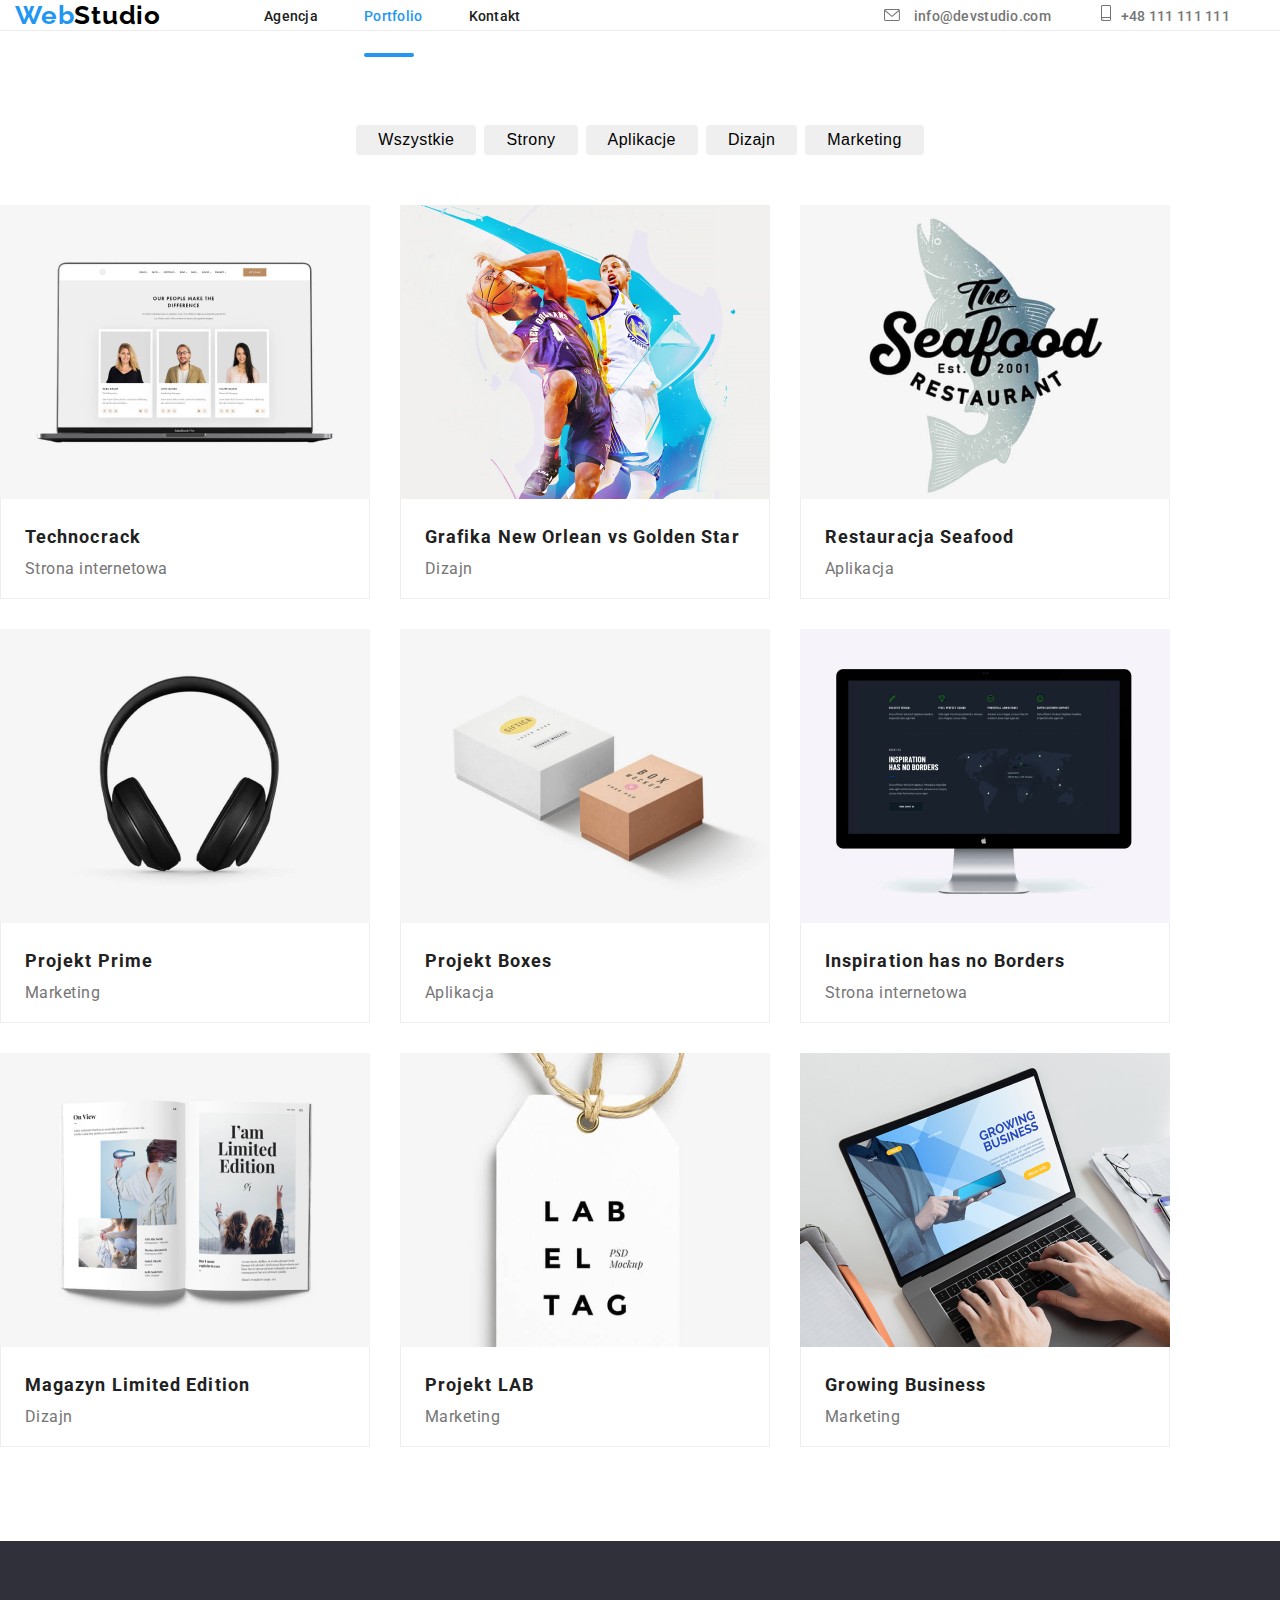
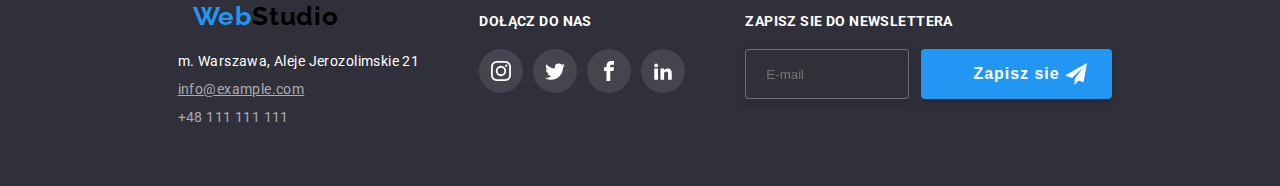
<file: pordfolio.html>
<!DOCTYPE html>
<html lang="pl">
  <head>
    <meta charset="UTF-8" />
    <meta http-equiv="X-UA-Compatible" content="IE=edge" />
    <meta name="viewport" content="width=device-width, initial-scale=1.0" />
    <title>Pordfolio</title>
    
    <link rel="preconnect" href="https://fonts.googleapis.com" />
    <link rel="preconnect" href="https://fonts.gstatic.com" crossorigin />
    <link
      href="https://fonts.googleapis.com/css2?family=Montserrat:ital,wght@0,700;1,400&family=Raleway:wght@700&family=Roboto:wght@400;500;700;900&display=swap"
      rel="stylesheet" />
      <link rel="stylesheet" href="./css/main.min.css" />
  </head>

  <body>
    <header class="header">

      <a class="logo" href="index.html"><span class="logo--blue">Web</span>Studio</a>
      <nav >
          <ul class="navigation">
              <li><a class="navigation__link" href="index.html">Agencja</a></li>
              <li><a class="navigation__link navigation--color navigation__link--bar" href="./pordfolio.html">Portfolio</a></li>
              <li><a class="navigation__link navigation__link--end" >Kontakt</a></li>
          </ul>
      </nav>
      <div class="navigation">
          <div> 
              <a class="navigation__contact" href="mailto=info@devstudio.com"> 
                  <svg class="navigation__svg"
                      width="16px" height="12px">
                      <use href="./images/icons.svg#icon-envelope-1"></use>
                  </svg> info@devstudio.com</a>
          </div>
          <div>

              <a class="navigation__contact  navigation__contact--end">
                   <svg class="navigation__svg" width="10px" height="16px">
                      <use href="./images/icons.svg#icon-smartphone"></use>
                  </svg>+48 111 111 111</a>
                  
          </div>
      

  </header>
    <main class="containery section">
      <div>
        <div class="button__box">
          <button class="button" type="button">Wszystkie</button>
          <button class="button" type="button">Strony</button>
          <button class="button" type="button">Aplikacje</button>
          <button class="button" type="button">Dizajn</button>
          <button class="button button--end" type="button">Marketing</button>
        </div>
        <article class="projects">
          <div class="projects__box">
            <div class="projects__img">
              <img
                src=" images/imgpordfolio(1).jpg"
                alt="Uruchomiony laptop z wyswietloną stroną internetową "
                width="370"
                height="294" />
              <div class="projects__overlay">
                <span>
                  Technocrack jest popularną platformą wykorzystywaną do
                  rozpowszechniania koronawirusa. Firmy wykorzystują tę
                  platformę do celów szpiegowskich i ataków na niezabezpieczone
                  serwery konkurencji
                </span>
              </div>
            </div>
            <div class="projects__text-box">
              <span class="projects__title"> Technocrack </span>
              <span class="projects__coment"> Strona internetowa </span>
            </div>
          </div>
          <div class="projects__box">
            <div class="projects__img">
              <img
                src=" images/imgpordfolio(2).jpg"
                alt="Koszykarze w grze"
                width="370"
                height="294" />
              <div class="projects__overlay">
                <span>
                  Technocrack jest popularną platformą wykorzystywaną do
                  rozpowszechniania koronawirusa. Firmy wykorzystują tę
                  platformę do celów szpiegowskich i ataków na niezabezpieczone
                  serwery konkurencji
                </span>
              </div>
            </div>
            <div class="projects__text-box">
              <span class="projects__title"
                >Grafika New Orlean vs Golden Star</span
              >
              <span class="projects__coment">Dizajn</span>
            </div>
          </div>
          <div class="projects__box">
            <div class="projects__img">
              <img
                src="images/imgpordfolio(3).jpg"
                alt="Logo"
                width="370"
                height="294" />
              <div class="projects__overlay">
                <span>
                  Technocrack jest popularną platformą wykorzystywaną do
                  rozpowszechniania koronawirusa. Firmy wykorzystują tę
                  platformę do celów szpiegowskich i ataków na niezabezpieczone
                  serwery konkurencji
                </span>
              </div>
            </div>
            <div class="projects__text-box">
              <span class="projects__title"> Restauracja Seafood </span>
              <span class="projects__coment">Aplikacja</span>
            </div>
          </div>
          <div class="projects__box">
            <div class="projects__img">
              <img
                src="images/imgpordfolio(4).jpg"
                alt="Słuchawki nauszne"
                width="370"
                height="294" />
              <div class="projects__overlay">
                <span>
                  Technocrack jest popularną platformą wykorzystywaną do
                  rozpowszechniania koronawirusa. Firmy wykorzystują tę
                  platformę do celów szpiegowskich i ataków na niezabezpieczone
                  serwery konkurencji
                </span>
              </div>
            </div>
            <div class="projects__text-box">
              <span class="projects__title"> Projekt Prime </span>
              <span class="projects__coment">Marketing</span>
            </div>
          </div>
          <div class="projects__box">
            <div class="projects__img">
              <img
                src="images/imgpordfolio(5).jpg"
                alt="Projekty pudełek"
                width="370"
                height="294" />
              <div class="projects__overlay">
                <span>
                  Technocrack jest popularną platformą wykorzystywaną do
                  rozpowszechniania koronawirusa. Firmy wykorzystują tę
                  platformę do celów szpiegowskich i ataków na niezabezpieczone
                  serwery konkurencji
                </span>
              </div>
            </div>
            <div class="projects__text-box">
              <span class="projects__title"> Projekt Boxes </span>
              <span class="projects__coment"> Aplikacja </span>
            </div>
          </div>
          <div class="projects__box">
            <div class="projects__img">
              <img
                src="images/imgpordfolio(6).jpg"
                alt="monitor z wyswietloną stroną internetową "
                width="370"
                height="294" />
              <div class="projects__overlay">
                <span>
                  Technocrack jest popularną platformą wykorzystywaną do
                  rozpowszechniania koronawirusa. Firmy wykorzystują tę
                  platformę do celów szpiegowskich i ataków na niezabezpieczone
                  serwery konkurencji
                </span>
              </div>
            </div>
            <div class="projects__text-box">
              <span class="projects__title"> Inspiration has no Borders </span>
              <span class="projects__coment">Strona internetowa</span>
            </div>
          </div>
          <div class="projects__box">
            <div class="projects__img">
              <img
                src="images/imgpordfolio(7).jpg"
                alt=" otwarty magazyn pisemko"
                width="370"
                height="294" />
              <div class="projects__overlay">
                <span>
                  Technocrack jest popularną platformą wykorzystywaną do
                  rozpowszechniania koronawirusa. Firmy wykorzystują tę
                  platformę do celów szpiegowskich i ataków na niezabezpieczone
                  serwery konkurencji
                </span>
              </div>
            </div>
            <div class="projects__text-box">
              <span class="projects__title"> Magazyn Limited Edition </span>
              <span class="projects__coment">Dizajn</span>
            </div>
          </div>
          <div class="projects__box">
            <div class="projects__img">
              <img
                src="images/imgpordfolio(8).jpg"
                alt="przykładowy projekt zawieszki"
                width="370"
                height="294" />
              <div class="projects__overlay">
                <span>
                  Technocrack jest popularną platformą wykorzystywaną do
                  rozpowszechniania koronawirusa. Firmy wykorzystują tę
                  platformę do celów szpiegowskich i ataków na niezabezpieczone
                  serwery konkurencji
                </span>
              </div>
            </div>
            <div class="projects__text-box">
              <span class="projects__title"> Projekt LAB </span>
              <span class="projects__coment"> Marketing </span>
            </div>
          </div>
          <div class="projects__box">
            <div class="projects__img">
              <img
                src="images/imgpordfolio(9).jpg"
                alt=""
                width="370"
                height="294" />
              <div class="projects__overlay">
                <span>
                  Technocrack jest popularną platformą wykorzystywaną do
                  rozpowszechniania koronawirusa. Firmy wykorzystują tę
                  platformę do celów szpiegowskich i ataków na niezabezpieczone
                  serwery konkurencji
                </span>
              </div>
            </div>
            <div class="projects__text-box">
              <span class="projects__title"> Growing Business </span>
              <span class="projects__coment"> Marketing </span>
            </div>
          </div>
        </article>
      </div>
    </main>
    <footer class="footer">
      <div>
        <a class="logo" href="index.html"
          ><span class="logo--blue">Web</span>Studio</a >
        <ul class=" contact-list">
          <li>
            <a class="contact-list__adres">m. Warszawa, Aleje Jerozolimskie 21</a>
          </li>

          <li class="contact-list__between">
            <a class="contact-list__tel-email "
              href=" mailto=info@devstudio.com">info@example.com</a>
          </li>

          <li>
            <a class="contact-list__tel-email contact-list--decoration-not" href="+48 111 111 111"
              >+48 111 111 111</a
            >
          </li>
        </ul>
      </div>
      <div>
      
        <span class="footer__title">Dołącz do nas</span>
        <div class="media">
          <a class="media__icon"
            ><svg >
              <use
                href="./images/icons.svg#icon-instagram"
                width="20px"
                height="20px"
                x="12px"
                y="12px"></use>
            </svg>
          </a>
          <a class="media__icon"
            ><svg >
              <use
                href="./images/icons.svg#icon-twitter"
                width="20px"
                height="20px"
                x="12px"
                y="12px"></use>
            </svg>
          </a>
          <a class="media__icon"
            ><svg >
              <use
                href="./images/icons.svg#icon-facebook"
                width="20px"
                height="20px"
                x="12px"
                y="12px"></use>
            </svg>
          </a>

          <a class="media__icon"
            ><svg >
              <use
                href="./images/icons.svg#icon-linkedin2"
                width="20px"
                height="20px"
                x="12px"
                y="12px"></use>
            </svg>
          </a>
        </div>
      </div>
    <div><label for="E-mail-newsletter">
        <span class="footer__title">zapisz sie do newslettera</span>
      
          <form class="newsletter">
            <input type="email" name="E-mail-newsletter" id="E-mail-newsletter" placeholder="E-mail" class="newsletter__bar" />
            <button class="newsletter__button" type="submit">
               Zapisz sie <svg  class="newsletter__svg" width="22px"
                  height="24px" > <use href="./images/icons.svg#icon-News"></use></svg> 
            </button>
          </form>
      </label>
      </div>
     
    </footer>
   
  </body>
</html>
</file>
<file: css/main.min.css>
.header{border-bottom:1px solid #ececec;display:-webkit-box;display:-ms-flexbox;display:flex;-webkit-box-pack:center;-ms-flex-pack:center;justify-content:center;-webkit-box-align:center;-ms-flex-align:center;align-items:center;background-color:#fff}.logo{font-weight:700;font-size:26px;line-height:1,19230769;letter-spacing:.03em;text-decoration:none;margin:auto;margin-left:15px;text-align:left;font-family:"Raleway";color:#000}.logo:hover{color:#2196f3}.logo .logo--blue{color:#2196f3}.navigation{display:-webkit-box;display:-ms-flexbox;display:flex;-webkit-box-pack:center;-ms-flex-pack:center;justify-content:center;-webkit-box-align:center;-ms-flex-align:center;align-items:center;max-width:1600px}.navigation .navigation__flex{display:-webkit-box;display:-ms-flexbox;display:flex;-ms-flex-wrap:wrap;flex-wrap:wrap}.navigation .navigation__link{font-weight:500;font-size:14px;line-height:1,1;letter-spacing:.02em;text-decoration:none;padding-right:46px;color:#212121}.navigation .navigation__link:hover{color:#2196f3}.navigation .navigation__link:focus{color:#2196f3}.navigation .navigation__link--end{margin-right:364px;padding-right:0px}.navigation .navigation__link--bar{position:relative}.navigation .navigation__link--bar::after{content:"";position:absolute;display:block;top:45px;width:100%;bottom:-30.5px;border-radius:2px;max-width:50px;height:4px;background-color:#2196f3}.navigation .navigation--color{color:#2196f3}.navigation .navigation--color:focus{color:#2196f3}.navigation .navigation__contact{font-weight:500;color:#757575;font-size:14px;line-height:1,1;letter-spacing:.02em;text-decoration:none;padding-right:50px}.navigation .navigation__contact .navigation__contact--end{padding-right:0px}.navigation .navigation__contact:hover{color:#2196f3;fill:#2196f3}.navigation .navigation__contact:focus{color:#2196f3;fill:#2196f3}.navigation .navigation__svg{margin-right:10px;fill:#757575}.navigation-nav{-webkit-box-flex:1;-ms-flex:auto;flex:auto}.position{position:absolute}.wallpaper{display:-webkit-box;display:-ms-flexbox;display:flex;background-color:#2f303a;padding-top:200px;padding-bottom:200px;margin:auto;-webkit-box-orient:vertical;-webkit-box-direction:normal;-ms-flex-direction:column;flex-direction:column;background-image:-webkit-gradient(linear, left top, left bottom, from(rgba(47, 48, 58, 0.4)), to(rgba(47, 48, 58, 0.4))),url(../images/teamimg.jpg);background-image:linear-gradient(rgba(47, 48, 58, 0.4), rgba(47, 48, 58, 0.4)),url(../images/teamimg.jpg);max-width:1600px;height:600px}.wallpaper .wallpaper__button{font-weight:700;font-size:16px;line-height:1,875;display:-webkit-box;display:-ms-flexbox;display:flex;letter-spacing:.06em;-webkit-box-shadow:0px 4px 4px rgba(0,0,0,.15);box-shadow:0px 4px 4px rgba(0,0,0,.15);border-radius:4px;border:none;padding:15px 45px 15px 45px;margin:auto;color:#fff;background:#2196f3}.wallpaper .wallpaper__button:focus{color:#212121}.wallpaper .wallpaper__title{font-weight:900;font-size:44px;line-height:1,36363636;text-align:center;letter-spacing:.06em;text-transform:uppercase;color:#fff;padding-bottom:30px;color:#fff}.containery{display:-webkit-box;display:-ms-flexbox;display:flex;margin:auto;max-width:1600px;gap:30px;padding-top:94px;padding-bottom:0px}.containery .containery__svg{border-radius:4px;display:-webkit-box;display:-ms-flexbox;display:flex;margin-bottom:30px;background:#efeff0;margin:0 auto;width:270px;height:120px}.containery .containery__text{font-size:16px;text-align:center;line-height:1,8;letter-spacing:.03em;color:#838282}.containery .containery__title{font-weight:700;width:350px;font-size:14px;line-height:1,4;letter-spacing:.03em;text-transform:uppercase}.section{padding-top:94px;padding-bottom:94px}.section .section__title{font-weight:700;font-size:36px;line-height:1,6;text-align:center;letter-spacing:.03em;color:#212121}.section .section__title-1{font-weight:700;font-size:36px;line-height:1,6;text-align:center;letter-spacing:.03em;color:#212121}.section--background-color{background:#f5f4fa}@media screen and (max-width: 480px){.section__title-1{display:none}}.flex-box{display:-webkit-box;display:-ms-flexbox;display:flex;-ms-flex-wrap:wrap;flex-wrap:wrap;gap:30px;-webkit-box-pack:center;-ms-flex-pack:center;justify-content:center}.flex-box-1{display:-webkit-box;display:-ms-flexbox;display:flex;-ms-flex-wrap:wrap;flex-wrap:wrap;gap:30px;-webkit-box-pack:center;-ms-flex-pack:center;justify-content:center}.box-svg{width:350px}.type-work{position:relative}.type-work .type-work__text{position:absolute;width:370px;height:70px;top:225px;left:0px;background-color:rgba(47,48,58,.8);color:#fff;font-family:"Roboto";font-style:normal;font-weight:700;font-size:14px;line-height:16px;text-align:center;text-transform:uppercase;padding-top:27px}@media screen and (max-width: 480px){.type-work{display:none}}.person{display:-webkit-box;display:-ms-flexbox;display:flex;-webkit-box-orient:vertical;-webkit-box-direction:normal;-ms-flex-direction:column;flex-direction:column;-webkit-box-pack:center;-ms-flex-pack:center;justify-content:center;-webkit-box-align:center;-ms-flex-align:center;align-items:center;padding-top:20px;padding-bottom:20px}.person__card{background:#fff;-webkit-box-shadow:0px 1px 3px rgba(0,0,0,.12),0px 1px 1px rgba(0,0,0,.14),0px 2px 1px rgba(0,0,0,.2);box-shadow:0px 1px 3px rgba(0,0,0,.12),0px 1px 1px rgba(0,0,0,.14),0px 2px 1px rgba(0,0,0,.2);border-radius:0px 0px 4px 4px}.person .person__job-position{color:#757575;font-size:16px;line-height:1,1875;text-align:center;letter-spacing:.03em;margin-top:10px}.person .person__name{color:#212121;font-weight:500;font-size:16px;line-height:1,1875;text-align:center;letter-spacing:.03em}.person-media{display:-webkit-box;display:-ms-flexbox;display:flex;gap:10px;margin-top:16px}.person-media .person-media__icon{display:-webkit-inline-box;display:-ms-inline-flexbox;display:inline-flex;fill:#afb1b8;height:44px;width:44px;border-radius:50%;background-size:contain;background-position:center;background-repeat:no-repeat;background-color:#fff}.person-media .person-media__icon:hover{background-color:#2196f3;fill:#fff;cursor:pointer;height:44px;width:44px;border-radius:50%;background-size:contain;background-position:center;background-repeat:no-repeat}.client{display:-webkit-box;display:-ms-flexbox;display:flex;-ms-flex-wrap:wrap;flex-wrap:wrap;gap:30px;-webkit-box-pack:center;-ms-flex-pack:center;justify-content:center;margin:15px}.client .client__logo{padding-top:17.71px;padding-bottom:14.25px;padding-right:32px;padding-left:32px;border:1px solid #afb1b8;border-radius:4px;fill:#afb1b8;display:block}.client .client__logo:hover{cursor:pointer;border-color:#2196f3;fill:#2196f3}.client .client__list{display:-webkit-inline-box;display:-ms-inline-flexbox;display:inline-flex;-ms-flex-wrap:wrap;flex-wrap:wrap;gap:30px;list-style:none}.button{font-weight:500;font-size:16px;line-height:1,625;text-align:center;letter-spacing:.03em;cursor:pointer;padding:6px 22px 6px 22px;border-radius:4px;border:none;margin-right:8px}.button__box{display:-webkit-box;display:-ms-flexbox;display:flex;-webkit-box-pack:center;-ms-flex-pack:center;justify-content:center}.button--end{margin-right:0px}.button:hover{color:#fff;background:#2196f3}.button:focus{color:#2196f3}.projects{display:-webkit-box;display:-ms-flexbox;display:flex;-ms-flex-wrap:wrap;flex-wrap:wrap;gap:30px;padding-top:50px}.projects .projects__box{background:#fff}.projects .projects__box:hover{cursor:pointer;-webkit-box-shadow:0px 1px 1px rgba(0,0,0,.12),0px 4px 4px rgba(0,0,0,.06),1px 4px 6px rgba(0,0,0,.16);box-shadow:0px 1px 1px rgba(0,0,0,.12),0px 4px 4px rgba(0,0,0,.06),1px 4px 6px rgba(0,0,0,.16)}.projects .projects__img{position:relative;width:370px;height:294px;overflow:hidden}.projects .projects__overlay{background:rgba(33,150,243,.9);color:#fff;width:100%;height:100%;display:-webkit-box;display:-ms-flexbox;display:flex;-webkit-box-align:center;-ms-flex-align:center;align-items:center;padding-left:24px;padding-right:45px;font-family:"Roboto";font-style:normal;font-weight:400;font-size:18px;line-height:28px;letter-spacing:.03em;position:absolute;-webkit-transform:translateY(0%);transform:translateY(0%);-webkit-transition:-webkit-transform .5s;transition:-webkit-transform .5s;transition:transform .5s;transition:transform .5s, -webkit-transform .5s}.projects .projects__text-box{display:-webkit-box;display:-ms-flexbox;display:flex;padding-top:20px;padding-bottom:20px;padding-left:24px;padding-right:24px;border-left:1px solid #eee;border-right:1px solid #eee;border-bottom:1px solid #eee;display:block}.projects .projects__title{font-weight:700;display:block;font-size:18px;line-height:2;letter-spacing:.06em;padding-bottom:4px}.projects .projects__coment{font-size:16px;line-height:1,875;letter-spacing:.03em;color:#757575}.projects__img:hover .projects__overlay{-webkit-transform:translateY(-100%);transform:translateY(-100%)}.footer{padding-left:10px;-ms-flex-wrap:wrap;flex-wrap:wrap;display:-webkit-box;display:-ms-flexbox;display:flex;gap:60px;background:#2f303a;-webkit-box-pack:center;-ms-flex-pack:center;justify-content:center;padding-top:60px;padding-bottom:60px}.footer .footer__title{padding-bottom:20px;padding-top:12px;font-weight:700;font-size:14px;line-height:16px;letter-spacing:.03em;text-transform:uppercase;color:#fff;display:block;-webkit-box-pack:center;-ms-flex-pack:center;justify-content:center;text-align:center}@media screen and (min-width: 768px){.footer .footer__title{text-align:left}}.contact-list{margin-top:20px}.contact-list .contact-list__adres{font-size:14px;line-height:1,71428571;letter-spacing:.03em;text-decoration:none;color:#fff}.contact-list .contact-list__adres:focus{color:#2196f3}.contact-list .contact-list__adres:hover{color:#2196f3}.contact-list .contact-list__between{padding-top:9px;padding-bottom:9px}.contact-list .contact-list__tel-email{font-weight:400;font-size:14px;line-height:1,71428571;letter-spacing:.03em;color:rgba(255,255,255,.6)}.contact-list .contact-list__tel-email:focus{color:#2196f3}.contact-list .contact-list__tel-email:hover{color:#2196f3}.contact-list .contact-list--decoration-not{text-decoration:none}.media{display:-webkit-inline-box;display:-ms-inline-flexbox;display:inline-flex;gap:10px;justify-items:center}.media .media__icon{display:-webkit-inline-box;display:-ms-inline-flexbox;display:inline-flex;height:44px;width:44px;border-radius:50%;background-size:contain;background-position:center;background-repeat:no-repeat;fill:#fff;background-color:rgba(255,255,255,.1)}.media .media__icon:hover{cursor:pointer;height:44px;width:44px;border-radius:50%;background-size:contain;background-position:center;background-repeat:no-repeat;background-color:#2196f3;fill:#fff}.newsletter{display:-webkit-box;display:-ms-flexbox;display:flex}.newsletter .newsletter__button{width:100%;max-width:200px;height:auto;padding:10px 35px;background:#2196f3;color:#fff;-webkit-box-shadow:0px 4px 4px rgba(0,0,0,.15);box-shadow:0px 4px 4px rgba(0,0,0,.15);border-radius:4px;border:none;display:block;position:relative;font-weight:700;font-size:16px;line-height:30px;letter-spacing:.06em;margin:auto}.newsletter .newsletter__svg{position:absolute;top:13px;right:25px;display:block;fill:#fff}.newsletter .newsletter__bar{max-width:358px;width:100%;height:50px;border:1px solid rgba(255,255,255,.3);-webkit-filter:drop-shadow(0px 4px 4px rgba(0, 0, 0, 0.15));filter:drop-shadow(0px 4px 4px rgba(0, 0, 0, 0.15));border-radius:4px;padding-left:20px;margin-right:12px;background:#2f303a}.backdrop{width:100%;background-color:rgba(0,0,0,.5);height:100%;position:fixed;top:0px;left:0px;-webkit-transition:opacity 450ms ease;transition:opacity 450ms ease}.backdrop--hidden{pointer-events:none;visibility:hidden;opacity:0}.modal{position:relative;top:50%;left:50%;-webkit-transform:translate(-50%, -50%);transform:translate(-50%, -50%);background:#fff;width:528px;height:581px;-webkit-box-shadow:0px 1px 3px rgba(0,0,0,.12),0px 1px 1px rgba(0,0,0,.14),0px 2px 1px rgba(0,0,0,.2);box-shadow:0px 1px 3px rgba(0,0,0,.12),0px 1px 1px rgba(0,0,0,.14),0px 2px 1px rgba(0,0,0,.2);border-radius:4px;padding:40px 40px 40px 40px;display:block}.modal .modal__button-close{top:8px;right:8px;width:30px;height:30px;cursor:pointer;border-radius:50%;border:1px solid rgba(0,0,0,.1);position:absolute}.modal .modal__title{font-style:normal;font-family:"Roboto";color:#212121;font-weight:700;font-size:20px;line-height:23px;text-align:center;letter-spacing:.03em;-webkit-box-pack:center;-ms-flex-pack:center;justify-content:center;margin-bottom:12px}.form{font-style:normal;font-family:"Roboto";color:#757575;font-weight:400;font-size:12px;line-height:14px;letter-spacing:.01em;display:inline}.form .form__position{position:relative}.form .form__svg{position:absolute;fill:#212121;left:14px;top:33px;outline:none}.form .form__input-field{outline:none;width:448px;height:40px;border:1px solid rgba(33,33,33,.2);border-radius:4px;margin-top:4px;margin-bottom:10px;padding-left:42px;outline:none}.form .from__coment{width:448px;font-family:"Roboto";color:rgba(117,117,117,.5);height:120px;border:1px solid rgba(33,33,33,.2);border-radius:4px;margin-top:4px;margin-bottom:10px;padding:12px 16px 12px 16px;font-family:"Roboto";font-style:normal;font-weight:400;font-size:12px;line-height:14px;letter-spacing:.01em}.form .from__checkbox-check{position:absolute;left:2px;top:0px;fill:#fff}.form .from__checkbox{width:16px;background:#fff;border:#000;height:15px;background:#fff;border-radius:2px;-webkit-appearance:none;-moz-appearance:none;appearance:none;border:#000 solid 2px}.form .from__checkbox:checked{content:"";background-color:#2196f3;border-color:#2196f3;width:16px;height:15px;border-radius:2px}.form .form--blue-underline{text-decoration:underline;color:#2196f3}.form .form__button-submit{width:100%;max-width:200px;height:auto;padding:10px 35px;background:#2196f3;color:#fff;-webkit-box-shadow:0px 4px 4px rgba(0,0,0,.15);box-shadow:0px 4px 4px rgba(0,0,0,.15);border-radius:4px;border:none;display:block;font-weight:700;font-size:16px;line-height:30px;letter-spacing:.06em;margin:auto;margin-top:30px}.form__input-field:focus+.form__svg,.form__input-field:focus{fill:#2196f3;border-color:#2196f3}.container{min-width:320px;max-width:1170px;padding-left:15px;padding-right:15px;margin-left:auto;margin-right:auto;min-height:80px;display:-webkit-box;display:-ms-flexbox;display:flex;-webkit-box-align:center;-ms-flex-align:center;align-items:center;-webkit-box-pack:end;-ms-flex-pack:end;justify-content:flex-end}.blink{display:-webkit-box;display:-ms-flexbox;display:flex;padding:0;margin:0;list-style:none}@media(max-width: 767px){.blink{display:none}}.menu-toggle{margin:0;padding:0;background-color:rgba(0,0,0,0);cursor:pointer;border:none;border-radius:50%;outline:none}@media(min-width: 768px){.menu-toggle{display:none}}.menu-container{position:fixed;padding-left:40px;padding-top:42px;height:100%;width:100%;top:0;left:0;background-color:#fff;-webkit-transform:translateX(100%);transform:translateX(100%);-webkit-transition:-webkit-transform 250ms;transition:-webkit-transform 250ms;transition:transform 250ms;transition:transform 250ms, -webkit-transform 250ms}.menu-container.is-open{-webkit-transform:translateX(0);transform:translateX(0)}.menu-container .menu-toggle{position:absolute;top:16px;right:16px;color:#fff}.menu-mobile__item{list-style:none;margin-bottom:32px}.menu-mobile__link{font-weight:500;font-size:40px;line-height:1.175;letter-spacing:.02em;color:#212121;text-decoration:none;margin-bottom:40px;cursor:pointer}.menu-mobile__link:hover{color:#2196f3}.menu-mobile__link:focus{color:#2196f3}.menu__contact{list-style:none;margin-top:230px}.menu__contact-item{margin-bottom:32px}.menu__contact-link{text-decoration:none;font-weight:400;font-size:24px;line-height:1.1666666667;letter-spacing:.02em;color:#212121}.menu__contact-link :hover{color:#2196f3}.menu__contact-link :focus{color:#2196f3}.menu__media{list-style:none;display:-webkit-box;display:-ms-flexbox;display:flex;margin:5px 5px}.media__item{margin-right:5px;padding-right:5px;border-right:1px solid rgba(33,33,33,.2)}.media__link{text-decoration:none;font-weight:500;font-size:18px;line-height:1.2222222222;letter-spacing:.02em;color:#2196f3}@media screen and (min-width: 769px){.menu-container{display:none}}.box-svg{width:350px}*{margin:0;-webkit-box-sizing:border-box;box-sizing:border-box;padding:0px}body{color:#212121;font-family:"Roboto",sans-serif}ul{list-style-type:none;list-style-position:outside}h4{padding-bottom:10px}h2{padding-bottom:50px}:hover,:focus{-webkit-transition-duration:250ms;transition-duration:250ms;-webkit-transition-timing-function:cubic-bezier(0.4, 0, 0.2, 1);transition-timing-function:cubic-bezier(0.4, 0, 0.2, 1)}/*# sourceMappingURL=main.min.css.map */
</file>
